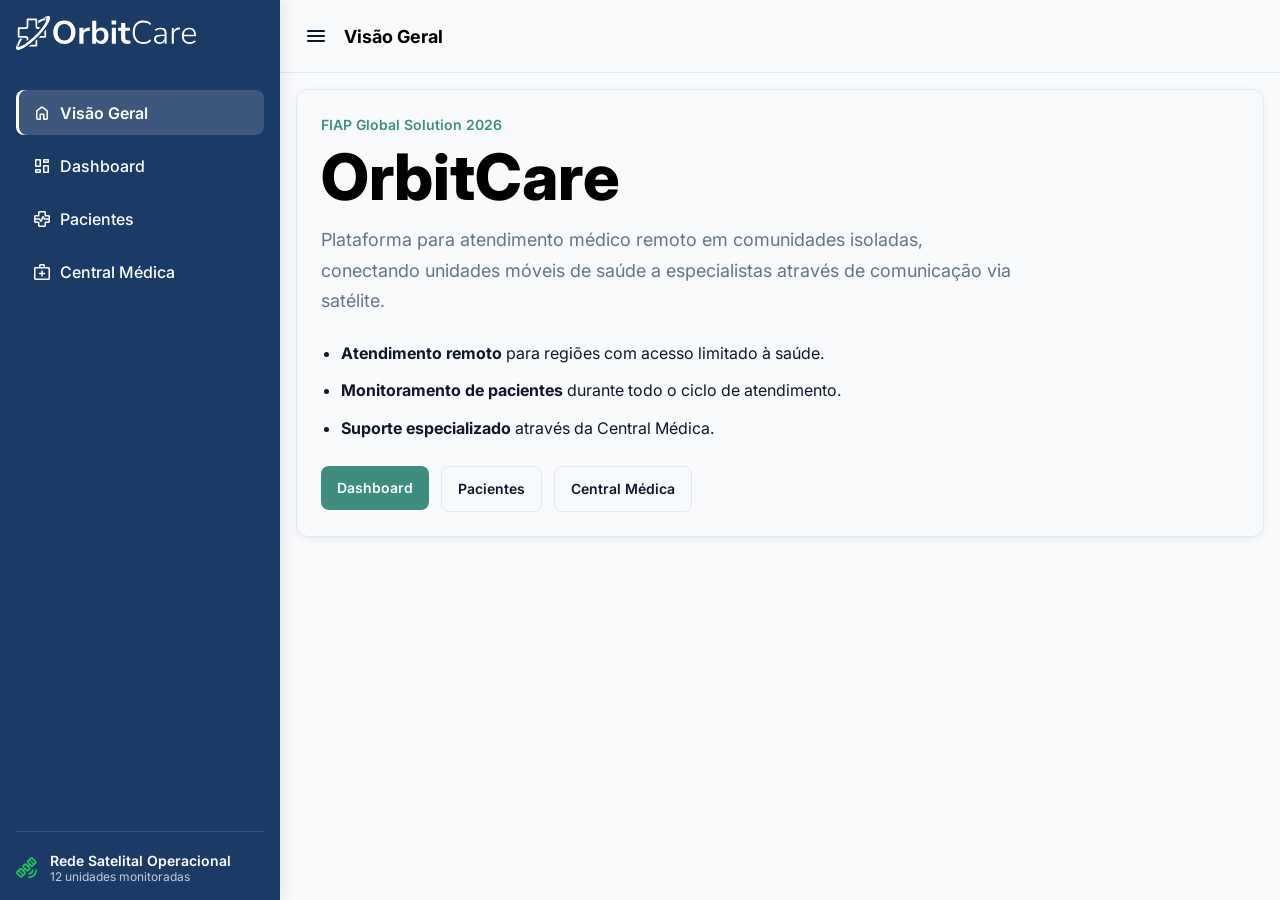
<file: index.html>
<!DOCTYPE html>
<html lang="pt-br">

<head>
    <meta charset="UTF-8">
    <meta name="viewport" content="width=device-width, initial-scale=1.0">
    <link rel="icon" type="image/png" href="/assets/favicon-back.png">
    <link rel="preconnect" href="https://fonts.googleapis.com">
    <link rel="preconnect" href="https://fonts.gstatic.com" crossorigin>
    <link
        href="https://fonts.googleapis.com/css2?family=Inter:ital,opsz,wght@0,14..32,100..900;1,14..32,100..900&display=swap"
        rel="stylesheet">
    <link rel="stylesheet" href="https://fonts.googleapis.com/css2?family=Material+Symbols+Rounded" />
    <link rel="stylesheet" href="/styles/style.css">
    <link rel="stylesheet" href="/styles/about.css">
    <title>OrbitCare</title>
</head>

<body>
    <!-- Sidebar -->
    <div class="sidebar">
        <div class="sidebar__logo">
            <img class="sidebar__logo-full" src="/assets/logotipo.svg" alt="Logotipo OrbitCare">
            <img class="sidebar__logo-icon" src="/assets/logo-icon.svg" alt="Logotipo OrbitCare">
        </div>

        <div class="sidebar__nav">
            <a href="/index.html" class="sidebar__item active" data-tooltip="Visão Geral">
                <span class="material-symbols-rounded">home</span>
                <span class="sidebar__item-label">Visão Geral</span>
            </a>
            <a href="/views/dashboard.html" class="sidebar__item" data-tooltip="Dashboard">
                <span class="material-symbols-rounded">dashboard</span>
                <span class="sidebar__item-label">Dashboard</span>
            </a>
            <a href="/views/patients.html" class="sidebar__item" data-tooltip="Pacientes">
                <span class="material-symbols-rounded">health_metrics</span>
                <span class="sidebar__item-label">Pacientes</span>
            </a>
            <a href="/views/medical-center.html" class="sidebar__item" data-tooltip="Central Médica">
                <span class="material-symbols-rounded">medical_services</span>
                <span class="sidebar__item-label">Central Médica</span>
            </a>
        </div>

        <div class="sidebar__footer">
            <div class="sidebar__status">
                <span class="material-symbols-rounded sidebar__status-icon">satellite_alt</span>
                <div class="sidebar__status-content">
                    <span class="sidebar__status-title">Rede Satelital Operacional</span>
                    <span class="sidebar__status-subtitle">12 unidades monitoradas</span>
                </div>
            </div>
        </div>
    </div>
    <div class="sidebar-backdrop"></div>

    <div class="about__content">
        <div class="toolbar">
            <div class="toolbar__col">
                <button class="toolbar__menu-btn" id="menuToggle">
                    <span class="material-symbols-rounded">menu</span>
                </button>
                <h3 class="toolbar__title">Visão Geral</h3>
            </div>
        </div>
        <div class="about__body">
            <div class="about__hero">
                <span class="about__eyebrow">FIAP Global Solution 2026</span>
                <h1 class="about__title">OrbitCare</h1>
                <p class="about__description">
                    Plataforma para atendimento médico remoto em comunidades isoladas,
                    conectando unidades móveis de saúde a especialistas através de
                    comunicação via satélite.
                </p>
                <ul class="about__features">
                    <li>
                        <strong>Atendimento remoto</strong>
                        para regiões com acesso limitado à saúde.
                    </li>
                    <li>
                        <strong>Monitoramento de pacientes</strong>
                        durante todo o ciclo de atendimento.
                    </li>
                    <li>
                        <strong>Suporte especializado</strong>
                        através da Central Médica.
                    </li>
                </ul>
                <div class="about__actions">
                    <a href="/views/dashboard.html" class="btn btn--primary">Dashboard</a>
                    <a href="/views/patients.html" class="btn btn--secondary">Pacientes</a>
                    <a href="/views/medical-center.html" class="btn btn--secondary">Central Médica</a>
                </div>
            </div>
        </div>
    </div>

    <script src="/js/sidebar.js"></script>
</body>

</html>
</file>
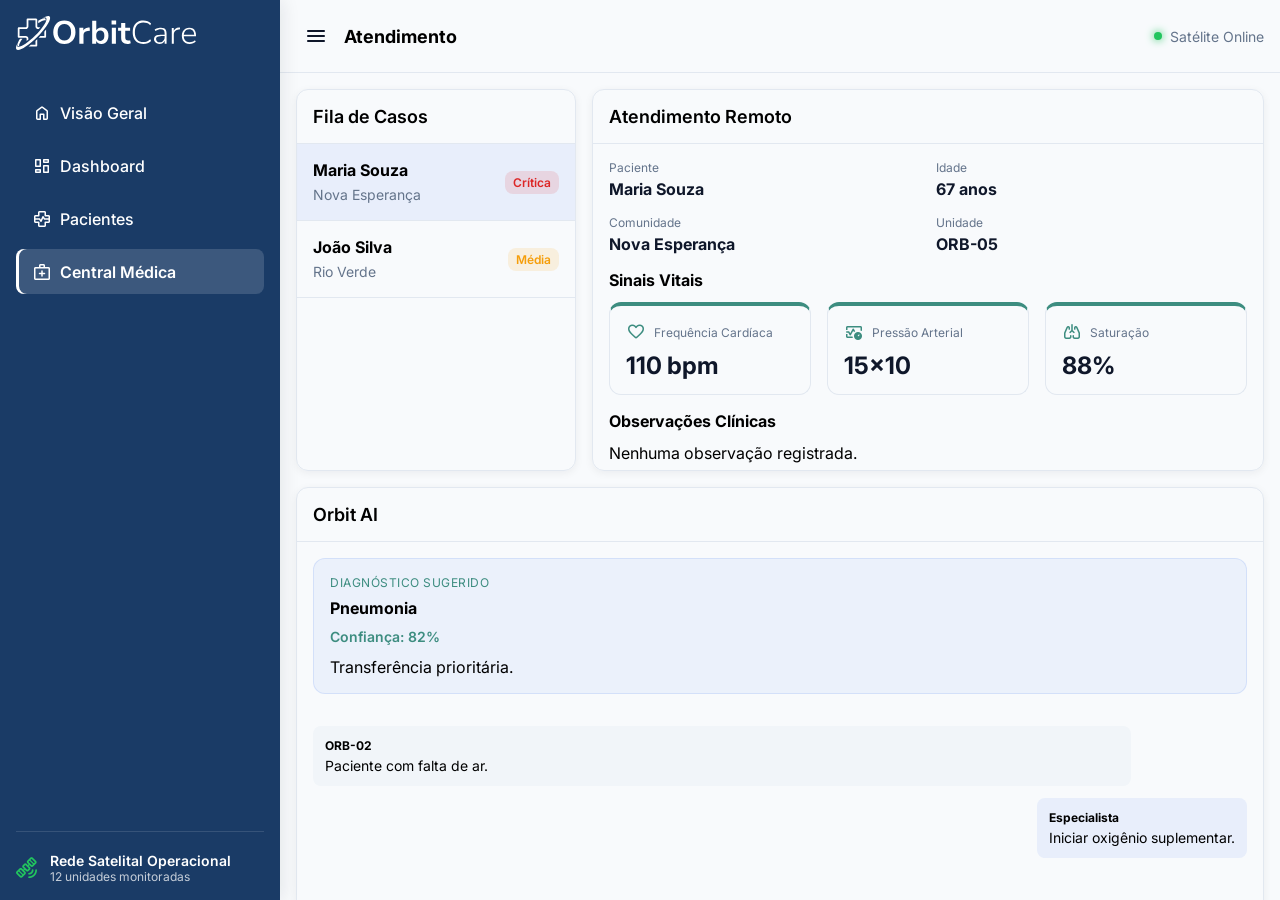
<file: views/medical-center.html>
<!doctype html>
<html lang="pt-br">

<head>
    <meta charset="UTF-8" />
    <meta name="viewport" content="width=device-width, initial-scale=1.0" />
    <link rel="icon" type="image/png" href="/assets/favicon-back.png">
    <link rel="preconnect" href="https://fonts.googleapis.com" />
    <link rel="preconnect" href="https://fonts.gstatic.com" crossorigin />
    <link
        href="https://fonts.googleapis.com/css2?family=Inter:ital,opsz,wght@0,14..32,100..900;1,14..32,100..900&display=swap"
        rel="stylesheet" />
    <link rel="stylesheet" href="https://fonts.googleapis.com/css2?family=Material+Symbols+Rounded" />
    <link rel="stylesheet" href="/styles/style.css" />
    <link rel="stylesheet" href="/styles/medical-center.css" />
    <title>OrbitCare</title>
</head>

<body>
    <!-- Sidebar -->
    <div class="sidebar">
        <div class="sidebar__logo">
            <img class="sidebar__logo-full" src="/assets/logotipo.svg" alt="Logotipo OrbitCare" />
            <img class="sidebar__logo-icon" src="/assets/logo-icon.svg" alt="Logotipo OrbitCare" />
        </div>

        <div class="sidebar__nav">
            <a href="/index.html" class="sidebar__item" data-tooltip="Visão Geral">
                <span class="material-symbols-rounded">home</span>
                <span class="sidebar__item-label">Visão Geral</span>
            </a>
            <a href="/views/dashboard.html" class="sidebar__item" data-tooltip="Dashboard">
                <span class="material-symbols-rounded">dashboard</span>
                <span class="sidebar__item-label">Dashboard</span>
            </a>
            <a href="/views/patients.html" class="sidebar__item" data-tooltip="Pacientes">
                <span class="material-symbols-rounded">health_metrics</span>
                <span class="sidebar__item-label">Pacientes</span>
            </a>
            <a href="/views/medical-center.html" class="sidebar__item active" data-tooltip="Central Médica">
                <span class="material-symbols-rounded">medical_services</span>
                <span class="sidebar__item-label">Central Médica</span>
            </a>
        </div>

        <div class="sidebar__footer">
            <div class="sidebar__status">
                <span class="material-symbols-rounded sidebar__status-icon">satellite_alt</span>
                <div class="sidebar__status-content">
                    <span class="sidebar__status-title">Rede Satelital Operacional</span>
                    <span class="sidebar__status-subtitle">12 unidades monitoradas</span>
                </div>
            </div>
        </div>
    </div>
    <div class="sidebar-backdrop"></div>

    <div class="medical-center__content">
        <div class="toolbar">
            <div class="toolbar__col">
                <button class="toolbar__menu-btn" id="menuToggle">
                    <span class="material-symbols-rounded">menu</span>
                </button>
                <h3 class="toolbar__title">Atendimento</h3>
            </div>
            <div class="toolbar__col">
                <span class="toolbar__time"></span>
                <span class="toolbar__sattelite">
                    <span class="toolbar__sattelite-dot"></span>
                    Satélite Online
                </span>
            </div>
        </div>

        <div class="medical-center__body">
            <!-- Fila -->
            <aside class="medical-center__queue">
                <div class="medical-center__panel-header">
                    <h3>Fila de Casos</h3>
                </div>

                <div id="casesList" class="medical-center__queue-list"></div>
            </aside>

            <!-- Atendimento -->
            <main class="medical-center__case-details">
                <div class="medical-center__panel-header">
                    <h3>Atendimento Remoto</h3>
                </div>

                <div class="medical-center__patient">
                    <div class="medical-center__patient-grid">
                        <div>
                            <span>Paciente</span>
                            <strong id="patientName"></strong>
                        </div>

                        <div>
                            <span>Idade</span>
                            <strong id="patientAge"></strong>
                        </div>

                        <div>
                            <span>Comunidade</span>
                            <strong id="patientCommunity"></strong>
                        </div>

                        <div>
                            <span>Unidade</span>
                            <strong id="patientUnit"></strong>
                        </div>
                    </div>
                </div>

                <div class="medical-center__section">
                    <h4>Sinais Vitais</h4>

                    <div class="medical-center__vitals">
                        <div class="medical-center__vital-card">
                            <div class="medical-center__vital-header">
                                <span class="material-symbols-rounded">favorite</span>
                                <span class="medical-center__vital-label">Frequência Cardíaca</span>
                            </div>
                            <strong id="heartRate" class="medical-center__vital-value"></strong>
                        </div>

                        <div class="medical-center__vital-card">
                            <div class="medical-center__vital-header">
                                <span class="material-symbols-rounded">blood_pressure</span>
                                <span class="medical-center__vital-label">Pressão Arterial</span>
                            </div>
                            <strong id="pressure" class="medical-center__vital-value"></strong>
                        </div>

                        <div class="medical-center__vital-card">
                            <div class="medical-center__vital-header">
                                <span class="material-symbols-rounded">pulmonology</span>
                                <span class="medical-center__vital-label">Saturação</span>
                            </div>
                            <strong id="spo2" class="medical-center__vital-value"></strong>
                        </div>
                    </div>
                </div>

                <div class="medical-center__section">
                    <h4>Observações Clínicas</h4>
                    <p id="patientNotes">Nenhuma observação registrada.</p>
                </div>
            </main>

            <!-- IA + Chat -->
            <aside class="medical-center__assistant">
                <div class="medical-center__panel-header">
                    <h3>Orbit AI</h3>
                </div>

                <div class="medical-center__ai-card">
                    <span class="medical-center__ai-label">Diagnóstico Sugerido</span>
                    <h4 id="aiDiagnosis"></h4>
                    <span id="aiConfidence" class="medical-center__ai-confidence"></span>
                    <p id="aiRecommendation"></p>
                </div>
                <div id="chatMessages" class="medical-center__chat"></div>
                <div class="medical-center__chat-input">
                    <input id="messageInput" type="text" placeholder="Enviar orientação..." />
                    <button id="sendMessageBtn" class="btn btn--primary">Enviar</button>
                </div>
            </aside>
        </div>
    </div>

    <script src="/js/helper.js"></script>
    <script src="/js/data.js"></script>
    <script src="/js/sidebar.js"></script>
    <script src="/js/medical-center.js"></script>
</body>

</html>
</file>
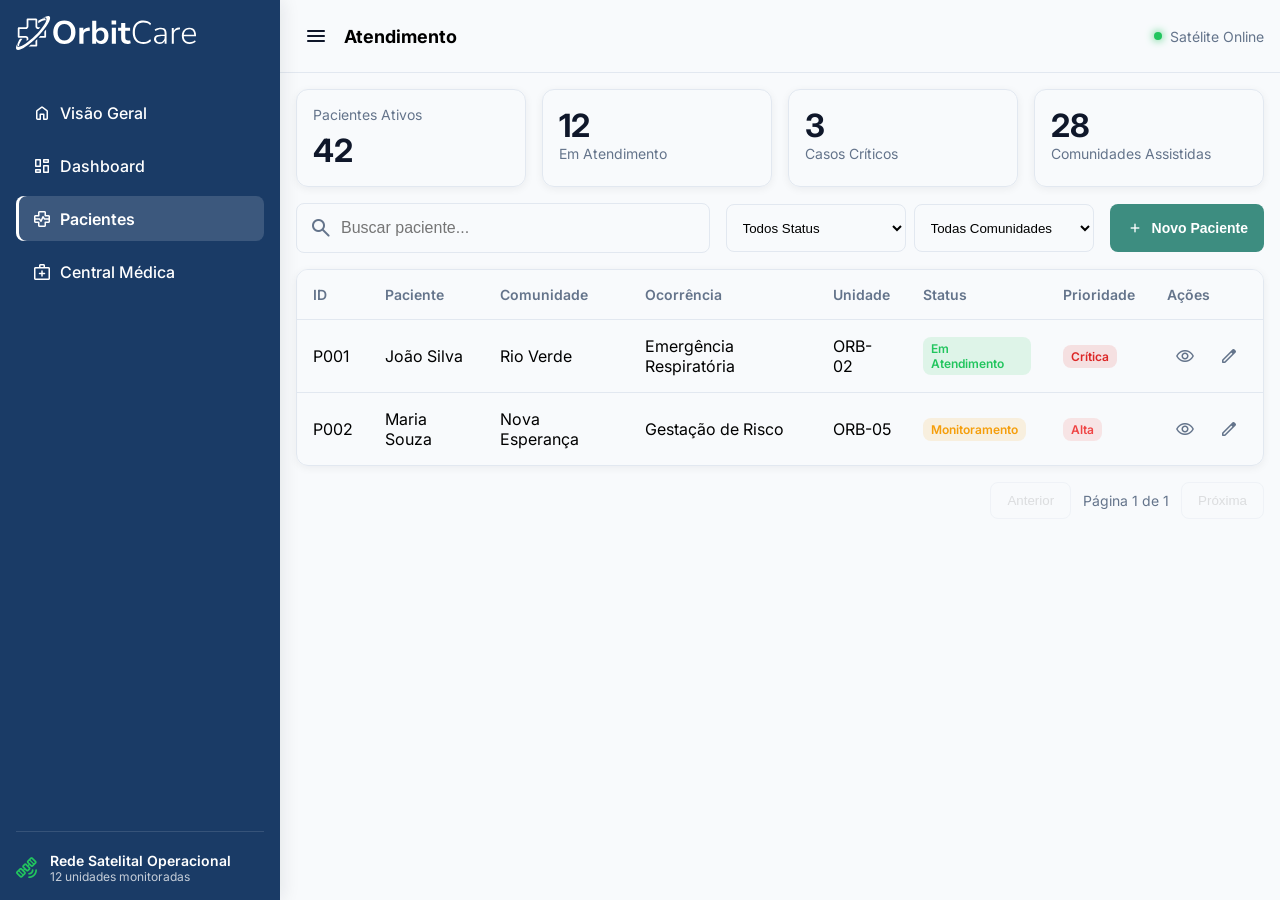
<file: views/patients.html>
<!DOCTYPE html>
<html lang="pt-br">

<head>
    <meta charset="UTF-8">
    <meta name="viewport" content="width=device-width, initial-scale=1.0">
    <link rel="icon" type="image/png" href="/assets/favicon-back.png">
    <link rel="preconnect" href="https://fonts.googleapis.com">
    <link rel="preconnect" href="https://fonts.gstatic.com" crossorigin>
    <link
        href="https://fonts.googleapis.com/css2?family=Inter:ital,opsz,wght@0,14..32,100..900;1,14..32,100..900&display=swap"
        rel="stylesheet">
    <link rel="stylesheet" href="https://fonts.googleapis.com/css2?family=Material+Symbols+Rounded" />
    <link rel="stylesheet" href="/styles/style.css">
    <link rel="stylesheet" href="/styles/patients.css">
    <link rel="stylesheet" href="/styles/modal.css">
    <title>OrbitCare</title>
</head>

<body>
    <!-- Sidebar -->
    <div class="sidebar">
        <div class="sidebar__logo">
            <img class="sidebar__logo-full" src="/assets/logotipo.svg" alt="Logotipo OrbitCare">
            <img class="sidebar__logo-icon" src="/assets/logo-icon.svg" alt="Logotipo OrbitCare">
        </div>

        <div class="sidebar__nav">
            <a href="/index.html" class="sidebar__item" data-tooltip="Visão Geral">
                <span class="material-symbols-rounded">home</span>
                <span class="sidebar__item-label">Visão Geral</span>
            </a>
            <a href="/views/dashboard.html" class="sidebar__item" data-tooltip="Dashboard">
                <span class="material-symbols-rounded">dashboard</span>
                <span class="sidebar__item-label">Dashboard</span>
            </a>
            <a href="/views/patients.html" class="sidebar__item active" data-tooltip="Pacientes">
                <span class="material-symbols-rounded">health_metrics</span>
                <span class="sidebar__item-label">Pacientes</span>
            </a>
            <a href="/views/medical-center.html" class="sidebar__item" data-tooltip="Central Médica">
                <span class="material-symbols-rounded">medical_services</span>
                <span class="sidebar__item-label">Central Médica</span>
            </a>
        </div>

        <div class="sidebar__footer">
            <div class="sidebar__status">
                <span class="material-symbols-rounded sidebar__status-icon">satellite_alt</span>
                <div class="sidebar__status-content">
                    <span class="sidebar__status-title">Rede Satelital Operacional</span>
                    <span class="sidebar__status-subtitle">12 unidades monitoradas</span>
                </div>
            </div>
        </div>
    </div>
    <div class="sidebar-backdrop"></div>

    <div class="patients__content">
        <div class="toolbar">
            <div class="toolbar__col">
                <button class="toolbar__menu-btn" id="menuToggle">
                    <span class="material-symbols-rounded">menu</span>
                </button>
                <h3 class="toolbar__title">Atendimento</h3>
            </div>
            <div class="toolbar__col">
                <span class="toolbar__time"></span>
                <span class="toolbar__sattelite">
                    <span class="toolbar__sattelite-dot"></span>
                    Satélite Online
                </span>
            </div>
        </div>

        <div class="patients__body">
            <!-- Resumo -->
            <div class="patients__summary">
                <div class="patients__summary-card">
                    <span class="patients__summary-label">Pacientes Ativos</span>
                    <h3 class="patients__summary-value">42</h3>
                </div>
                <div class="patients__summary-card">
                    <h3 class="patients__summary-value">12</h3>
                    <span class="patients__summary-label">Em Atendimento</span>
                </div>
                <div class="patients__summary-card">
                    <h3 class="patients__summary-value">3</h3>
                    <span class="patients__summary-label">Casos Críticos</span>
                </div>
                <div class="patients__summary-card">
                    <h3 class="patients__summary-value">28</h3>
                    <span class="patients__summary-label">Comunidades Assistidas</span>
                </div>
            </div>

            <!-- Ações -->
            <div class="patients__actions">
                <div class="patients__search">
                    <span class="material-symbols-rounded">search</span>
                    <input id="searchPatient" class="patients__search-input" type="text"
                        placeholder="Buscar paciente...">
                </div>

                <div class="patients__filters">
                    <select id="statusFilter" class="patients__filter">
                        <option value="">Todos Status</option>
                        <option value="Em Atendimento">Em Atendimento</option>
                        <option value="Monitoramento">Monitoramento</option>
                        <option value="Finalizado">Finalizado</option>
                    </select>
                    <select id="communityFilter" class="patients__filter">
                        <option value="">Todas Comunidades</option>
                    </select>
                </div>

                <button id="btnNewPatient" class="btn btn--primary">
                    <span class="material-symbols-rounded">add</span>
                    Novo Paciente
                </button>
            </div>

            <!-- Tabela -->
            <div class="patients__table-card">
                <table class="patients__table">
                    <thead>
                        <tr>
                            <th>ID</th>
                            <th>Paciente</th>
                            <th>Comunidade</th>
                            <th>Ocorrência</th>
                            <th>Unidade</th>
                            <th>Status</th>
                            <th>Prioridade</th>
                            <th>Ações</th>
                        </tr>
                    </thead>
                    <tbody id="patientsTableBody"></tbody>
                </table>
            </div>

            <!-- Paginação -->
            <div class="patients__pagination">
                <button id="prevPage" class="patients__pagination-button">Anterior</button>
                <span id="pageInfo" class="patients__pagination-info"></span>
                <button id="nextPage" class="patients__pagination-button">Próxima</button>
            </div>
        </div>
    </div>

    <!-- Modal -->
    <div id="patientModal" class="modal hidden">
        <div class="modal__overlay"></div>
        <div class="modal__content">
            <div class="modal__header">
                <div>
                    <h2 id="modalTitle">Paciente</h2>
                    <span id="modalSubtitle"></span>
                </div>
                <button class="modal__close">
                    <span class="material-symbols-rounded">close</span>
                </button>
            </div>

            <div class="modal__body">
                <section class="patient-section">
                    <div class="patient-status">
                        <span id="patientPriority" class="badge"></span>
                        <span id="patientStatus" class="badge"></span>
                    </div>
                </section>

                <section class="patient-section">
                    <h3>Dados Pessoais</h3>
                    <div class="patient-grid">
                        <div class="patient-field">
                            <label>Nome</label>
                            <div data-field="name"></div>
                        </div>
                        <div class="patient-field">
                            <label>Idade</label>
                            <div data-field="age"></div>
                        </div>
                        <div class="patient-field">
                            <label>Sexo</label>
                            <div data-field="gender"></div>
                        </div>
                    </div>
                </section>

                <section class="patient-section">
                    <h3>Atendimento</h3>
                    <div class="patient-grid">
                        <div class="patient-field">
                            <label>Comunidade</label>
                            <div data-field="community"></div>
                        </div>
                        <div class="patient-field">
                            <label>Ocorrência</label>
                            <div data-field="occurrence"></div>
                        </div>
                        <div class="patient-field">
                            <label>Unidade</label>
                            <div data-field="unit"></div>
                        </div>
                    </div>
                </section>

                <section class="patient-section">
                    <h3>Observações</h3>
                    <div data-field="notes"></div>
                </section>
            </div>

            <div class="modal__footer">
                <button id="cancelBtn" class="btn btn--secondary">Cancelar</button>
                <button id="saveBtn" class="btn btn--primary">Salvar</button>
            </div>
        </div>
    </div>

    <script src="/js/data.js"></script>
    <script src="/js/helper.js"></script>
    <script src="/js/sidebar.js"></script>
    <script src="/js/patient.js"></script>
</body>

</html>
</file>
<file: styles/style.css>
:root {
  --base-primary-700: #1A3B66;
  --base-primary-500: #3D8D80;
  --base-primary-300: #89D2AD;

  --base-gray-50: #F8FAFC;
  --base-gray-100: #F1F5F9;
  --base-gray-200: #E2E8F0;
  --base-gray-400: #94A3B8;
  --base-gray-500: #64748B;
  --base-gray-700: #334155;
  --base-gray-900: #0F172A;

  --base-white: #FFFFFF;

  --base-green-500: #22C55E;
  --base-amber-500: #F59E0B;

  --base-red-400: #EF4444;
  --base-red-500: #DC2626;

}

:root {
  /* Superfícies (backgrounds) */
  --color-bg-default: var(--base-gray-50);
  --color-bg-primary: var(--base-white);
  --color-bg-sidebar-primary: var(--base-primary-700);
  --color-bg-sidebar-secondary: var(--base-primary-500);

  --color-bg-card: var(--base-white);
  --color-bg-hover: var(--base-gray-100);

  /* Ação (botões, links, interações) */
  --color-action-primary: var(--base-primary-500);
  --color-action-primary-hover: var(--base-primary-700);

  --color-action-accent: var(--base-primary-300);

  --color-action-danger: var(--base-red-400);
  --color-action-danger-hover: var(--base-red-500);

  /* Textos */
  --color-text-primary: var(--base-gray-900);
  --color-text-secondary: var(--base-gray-500);
  --color-text-inverse: var(--base-white);
  --color-text-muted: var(--base-gray-400);

  --color-text-sidebar: var(--base-white);
  --color-text-sidebar-secondary: rgba(255, 255, 255, .75);

  /*  Feedbacks/Status */
  --color-status-primary: var(--base-gray-900);
  --color-status-success: var(--base-green-500);
  --color-status-warning: var(--base-amber-500);
  --color-status-danger: var(--base-red-400);
  --color-status-critic: var(--base-red-500);

  /* Icones */
  --color-icon-primary: var(--base-white);

  /* Bordas */
  --color-border-default: var(--base-gray-200);

  /* Shadows */
  --shadow-sm: 0 2px 8px rgba(15, 23, 42, 0.06);
  --shadow-md: 0 4px 16px rgba(15, 23, 42, 0.08);

  /* Borda arredondada */
  --radius-sm: 4px;
  --radius-md: 8px;
  --radius-lg: 12px;

  /* Espaçamento (4px grid) */
  --space-1: 4px;
  --space-2: 8px;
  --space-3: 12px;
  --space-4: 16px;
  --space-5: 20px;
  --space-6: 24px;
  --space-7: 32px;
  --space-8: 40px;

  /* Tipografia */
  --font-xs: 12px;
  --font-sm: 14px;
  --font-md: 16px;
  --font-lg: 18px;
  --font-xl: 20px;

  --line-height-sm: 1.2;
  --line-height-md: 1.4;
  --line-height-lg: 1.6;
}

* {
  margin: 0;
  padding: 0;
}

html,
body {
  width: 100%;
  font-family: "Inter", sans-serif;
}

body {
  display: flex;
  min-height: 100vh;
  background: var(--color-bg-default);
}

input,
select,
textarea {
  outline: none;
}

.u-border-bottom {
  border-bottom: 1px solid var(--color-border-default);
}

.u-padding-horizontal-bottom {
  padding: 0 0 var(--space-3);
}

.btn {
  display: inline-flex;
  align-items: center;
  justify-content: center;
  gap: var(--space-2);

  height: 44px;
  padding: 0 var(--space-4);
  border: none;
  border-radius: var(--radius-md);
  font-size: var(--font-sm);
  font-weight: 600;
  text-decoration: none;
  white-space: nowrap;
  cursor: pointer;
  transition: all .2s ease;
}

.btn:disabled {
  opacity: .5;
  cursor: not-allowed;
}

.btn .material-symbols-rounded {
  font-size: var(--font-lg);
}

.btn--primary {
  background: var(--color-action-primary);
  color: var(--color-text-inverse);
}

.btn--primary:hover {
  background: var(--color-action-primary-hover);
  transform: translateY(-1px);
}

.btn--primary:active {
  transform: translateY(0);
}

.btn--secondary {
  background: var(--color-surface-primary);
  color: var(--color-text-primary);

  border: 1px solid var(--color-border-default);
}

.btn--secondary:hover {
  background: var(--base-gray-50);
  border-color: var(--base-gray-300);
}

.sidebar {
  width: 280px;
  display: flex;
  flex-direction: column;
  gap: var(--space-4);
  justify-content: space-between;

  padding: var(--space-4);
  background-color: var(--color-bg-sidebar-primary);
  color: var(--color-text-primary);

  position: sticky;
  top: 0;
  box-sizing: border-box;
  box-shadow: 4px 0 16px rgba(15, 23, 42, 0.08);

  transition: width .3s ease;
  z-index: 2000;
}

.sidebar--collapsed {
  width: 80px;
}

.sidebar__item-label,
.sidebar__logo-full,
.sidebar__status-content {
  transition: all .2s ease;
}

.sidebar__logo {
  margin-bottom: var(--space-6);

  display: flex;
}

.sidebar--collapsed .sidebar__logo {
  justify-content: center;
}

.sidebar__logo-full {
  max-width: 180px;
  width: 100%;
  height: auto;
}

.sidebar__logo-icon {
  display: none;
}

.sidebar--collapsed .sidebar__logo-full {
  display: none;
}

.sidebar--collapsed .sidebar__logo-icon {
  display: block;
  width: 40px;
}

.sidebar__nav {
  flex: 1;

  display: flex;
  flex-direction: column;
  gap: var(--space-2);
}

.sidebar__item {
  min-height: 45px;
  border-radius: var(--radius-md);
  display: flex;
  flex-direction: row;
  align-items: center;
  justify-content: flex-start;
  padding: 12px 16px;
  gap: var(--space-2);

  text-decoration: none;
  color: var(--color-text-sidebar) !important;
  font-size: var(--font-md);
  font-weight: 500;

  box-sizing: border-box;

  transition:
    background-color .2s ease,
    transform .2s ease;
}

.sidebar__item:hover {
  background-color: rgba(255, 255, 255, .10);
  transform: translateX(1px);
}

.sidebar__item.active {
  background: rgba(255, 255, 255, .15);
  font-weight: 600;

  box-shadow:
    inset 3px 0 0 var(--base-white);
}

.sidebar--collapsed .sidebar__item {
  justify-content: center;
  padding: 8px 12px;
  position: relative;
  gap: 0;
}

.sidebar--collapsed .sidebar__item::after {
  content: attr(data-tooltip);
  position: absolute;
  left: 65px;
  top: 50%;
  transform: translateY(-50%);
  background: var(--base-gray-900);
  color: white;
  padding: var(--space-2) var(--space-3);
  border-radius: var(--radius-md);
  font-size: 13px;
  white-space: nowrap;
  opacity: 0;
  pointer-events: none;
  transition: opacity .2s ease;
  z-index: 1002;
}

.sidebar--collapsed .sidebar__item:hover::after {
  opacity: 1;
}

.sidebar__item .material-symbols-rounded {
  font-size: var(--font-xl);
}

.sidebar__item-label {
  transition: opacity .2s ease;
}

.sidebar--collapsed .sidebar__item-label {
  opacity: 0;
  width: 0;
  overflow: hidden;
}

.sidebar__footer {
  padding-top: var(--space-5);
  border-top: 1px solid rgba(255, 255, 255, .12);
}

.sidebar__status {
  display: flex;
  align-items: center;
  gap: var(--space-3);
}

.sidebar--collapsed .sidebar__status {
  justify-content: center;
}

.sidebar__status-icon {
  color: var(--color-status-success);
  font-size: 22px;
}

.sidebar__status-content {
  display: flex;
  flex-direction: column;
}

.sidebar--collapsed .sidebar__status-content {
  display: none;
}

.sidebar__status-title {
  color: var(--color-text-sidebar);
  font-size: var(--font-sm);
  font-weight: 600;
}

.sidebar__status-subtitle {
  color: var(--color-text-sidebar-secondary);
  font-size: var(--font-xs);
}

.sidebar-backdrop {
  position: fixed;
  inset: 0;
  background: rgba(0, 0, 0, .4);
  opacity: 0;
  visibility: hidden;
  transition: .3s;

  z-index: 2001;
}

.sidebar-backdrop--active {
  opacity: 1;
  visibility: visible;
}

/* Toolbar */
.toolbar {
  position: sticky;
  top: 0;
  z-index: 1000;

  display: flex;
  justify-content: space-between;
  align-items: center;

  padding: var(--space-4);
  border-bottom: 1px solid var(--color-border-default);
  background-color: var(--color-bg-default);
}

.toolbar__col {
  display: flex;
  align-items: center;
  gap: var(--space-2);
}

.toolbar__title {
  font-size: var(--font-lg);
}

.toolbar__menu-btn {
  display: flex;
  align-items: center;
  justify-content: center;
  background-color: transparent;

  width: 40px;
  height: 40px;

  border: none;
  border-radius: var(--radius-md);
  color: var(--color-text-primary);

  cursor: pointer;
}

.toolbar__menu-btn:hover {
  background: rgba(0, 0, 0, 0.041);
}

.toolbar__sattelite {
  display: flex;
  align-items: center;
  gap: var(--space-2);

  font-size: var(--font-sm);
  color: var(--color-text-secondary);
}

.toolbar__sattelite-dot {
  width: 8px;
  height: 8px;

  border-radius: 50%;
  background: var(--color-status-success);
  box-shadow: 0 0 8px var(--color-status-success);
}

.leaflet-popup-content-wrapper {
  border-radius: var(--radius-lg);
  box-shadow: var(--shadow-md);

  padding: var(--space-1);
}

.leaflet-popup-content {
  margin: var(--space-4);
}

.leaflet-popup-tip {
  box-shadow: none;
}

/* Badge */
.badge {
  display: inline-flex;
  align-items: center;
  padding: var(--space-1) var(--space-2);
  border-radius: var(--radius-md);
  font-size: var(--font-xs);
  font-weight: 600;
}

.badge--success {
  background: rgba(34, 197, 94, .12);
  color: var(--color-status-success);
}

.badge--warning {
  background: rgba(245, 158, 11, .12);
  color: var(--color-status-warning);
}

.badge--danger {
  background: rgba(239, 68, 68, .12);
  color: var(--color-status-danger);
}

.badge--critic {
  background: rgba(220, 38, 38, .12);
  color: var(--color-status-critic);
}

.badge--neutral {
  background: rgba(100, 116, 139, .12);
  color: var(--color-text-secondary);
}

@media screen and (max-width: 1024px) {
  body {
    grid-template-columns: 80px 1fr;
  }
}

@media screen and (max-width: 768px) {
  .sidebar {
    position: fixed;
    left: -280px;
    top: 0;
    width: 280px;
    height: 100vh;
    z-index: 2002;
    transition: left .3s ease;
  }

  .sidebar--opened {
    left: 0;
  }

  .toolbar__time {
    display: none;
  }

  .toolbar__title {
    font-size: var(--font-md);
  }

  .toolbar__sattelite {
    font-size: var(--font-xs);
  }
}
</file>
<file: styles/about.css>
.about__content {
  flex: 1;
  background: var(--color-bg-default);
  display: flex;
  flex-direction: column;

  height: 100vh;
  overflow-y: auto;
  box-sizing: border-box;
}

.about__body {
  padding: var(--space-4);
}

.about__hero {
  padding: var(--space-6);
  background: var(--color-surface-primary);
  border: 1px solid var(--color-border-default);
  border-radius: var(--radius-lg);

  box-shadow: var(--shadow-sm);
}

.about__eyebrow {
  display: inline-flex;
  align-items: center;
  margin-bottom: var(--space-3);
  color: var(--color-action-primary);
  font-size: var(--font-sm);
  font-weight: 600;
}

.about__title {
  margin-bottom: var(--space-4);

  font-size: 64px;
  font-weight: 800;
  line-height: 1;
}

.about__description {
  max-width: 700px;
  margin-bottom: var(--space-6);
  font-size: var(--font-lg);
  line-height: 1.7;
  color: var(--color-text-secondary);
}

.about__features {
  display: flex;
  flex-direction: column;
  gap: var(--space-3);

  margin-bottom: var(--space-6);
  padding-left: 20px;
}

.about__features li {
  color: var(--color-text-primary);
  line-height: 1.6;
}

.about__actions {
  display: flex;
  gap: var(--space-3);
}

.about__highlight {
  display: flex;
  flex-direction: column;
  gap: var(--space-4);
}

.about__highlight-card {
  padding: var(--space-4);
  background: var(--base-gray-50);
  border: 1px solid var(--color-border-default);
  border-radius: var(--radius-lg);
}

.about__highlight-card .material-symbols-rounded {
  margin-bottom: var(--space-3);
  font-size: 36px;
  color: var(--color-action-primary);
}

.about__highlight-card h3 {
  margin-bottom: var(--space-2);
  font-size: var(--font-lg);
}

.about__highlight-card p {
  color: var(--color-text-secondary);
  line-height: 1.6;
}

@media screen and (max-width: 1024px) {
  .about__hero {
    grid-template-columns: 1fr;
  }

  .about__title {
    font-size: 48px;
  }
}

@media screen and (max-width: 768px) {
  .about__actions {
    flex-direction: column;
  }

  .about__title {
    font-size: 40px;
  }

  .about__description {
    font-size: var(--font-md);
  }
}
</file>
<file: styles/medical-center.css>
.medical-center__content {
  flex: 1;
  background: var(--color-bg-default);
  display: flex;
  flex-direction: column;

  height: 100vh;
  overflow-y: auto;
  box-sizing: border-box;
}

.medical-center__body {
  display: grid;
  grid-template-columns: 320px 1fr 380px;
  gap: var(--space-4);
  padding: var(--space-4);

  height: 100%;
}

/* Painéis */
.medical-center__queue,
.medical-center__case-details,
.medical-center__assistant {
  display: flex;
  flex-direction: column;

  background: var(--color-surface-primary);
  border: 1px solid var(--color-border-default);
  border-radius: var(--radius-lg);

  box-shadow: var(--shadow-sm);
}

/* Header */
.medical-center__panel-header {
  padding: var(--space-4);

  border-bottom: 1px solid var(--color-border-default);
}

.medical-center__panel-header h3 {
  margin: 0;

  font-size: var(--font-lg);
  font-weight: 600;
}

/* Filas */
.medical-center__queue-list {
  display: flex;
  flex-direction: column;
}

.medical-center__case {
  display: flex;
  align-items: center;
  justify-content: space-between;

  padding: var(--space-4);
  border-bottom: 1px solid var(--color-border-default);

  cursor: pointer;
  transition: 0.2s;
}

.medical-center__case:hover {
  background: rgba(37, 99, 235, 0.04);
}

.medical-center__case--active {
  background: rgba(37, 99, 235, 0.08);
}

.medical-center__case-title {
  margin: 0 0 var(--space-1);
  font-size: var(--font-md);
}

.medical-center__case-community {
  font-size: var(--font-sm);
  color: var(--color-text-secondary);
}

/* Pacientes */
.medical-center__case-details {
  overflow-y: auto;
  min-width: 0;
}

.medical-center__patient {
  padding: var(--space-4);
}

.medical-center__patient-grid {
  display: grid;
  grid-template-columns: repeat(2, 1fr);
  gap: var(--space-4);
}

.medical-center__patient-grid span {
  display: block;
  margin-bottom: var(--space-1);

  font-size: var(--font-xs);
  color: var(--color-text-secondary);
}

.medical-center__patient-grid strong {
  font-size: var(--font-md);
  color: var(--color-text-primary);
}

/* Seções */
.medical-center__section {
  padding: 0 var(--space-4) var(--space-4);
}

.medical-center__section h4 {
  margin-bottom: var(--space-3);
}

/* Vitais */
.medical-center__vitals {
  display: grid;
  grid-template-columns: repeat(3, minmax(0, 1fr));
  gap: var(--space-4);

  margin-top: var(--space-2);
}

.medical-center__vital-card {
  display: flex;
  flex-direction: column;
  gap: var(--space-3);
  padding: var(--space-4);
  background: var(--color-surface-primary);

  border: 1px solid var(--color-border-default);
  border-top: 4px solid var(--color-action-primary);
  border-radius: var(--radius-lg);

  transition: 0.2s;
}

.medical-center__vital-card:hover {
  transform: translateY(-2px);
  box-shadow: var(--shadow-md);
}

.medical-center__vital-header {
  display: flex;
  align-items: center;
  gap: var(--space-2);
}

.medical-center__vital-header .material-symbols-rounded {
  font-size: var(--font-xl);
  color: var(--color-action-primary);
}

.medical-center__vital-label {
  font-size: var(--font-xs);
  color: var(--color-text-secondary);
}

.medical-center__vital-value {
  font-size: 24px;
  font-weight: 700;
  line-height: 1;
  color: var(--color-text-primary);
}

/* IA */
.medical-center__assistant {
  overflow: hidden;
}

.medical-center__ai-card {
  margin: var(--space-4);
  padding: var(--space-4);

  border-radius: var(--radius-lg);

  background: rgba(37, 99, 235, 0.06);
  border: 1px solid rgba(37, 99, 235, 0.12);
}

.medical-center__ai-label {
  display: block;

  margin-bottom: var(--space-2);

  font-size: var(--font-xs);
  text-transform: uppercase;
  letter-spacing: 0.5px;

  color: var(--color-action-primary);
}

.medical-center__ai-card h4 {
  margin: 0 0 var(--space-2);
}

.medical-center__ai-confidence {
  display: inline-block;

  margin-bottom: var(--space-3);
  font-size: var(--font-sm);
  font-weight: 600;
  color: var(--color-action-primary);
}

/*  Chat */
.medical-center__chat {
  flex: 1;
  display: flex;
  flex-direction: column;
  gap: var(--space-3);
  padding: var(--space-4);
  overflow-y: auto;
}

.medical-center__message {
  max-width: 85%;
  padding: var(--space-3);
  border-radius: var(--radius-md);
  background: var(--base-gray-100);
}

.medical-center__message strong {
  display: block;
  margin-bottom: var(--space-1);
  font-size: var(--font-xs);
}

.medical-center__message p {
  margin: 0;
  font-size: var(--font-sm);
}

.medical-center__message--doctor {
  align-self: flex-end;
  background: rgba(37, 99, 235, 0.08);
}

.medical-center__chat-input {
  display: flex;
  gap: var(--space-2);
  padding: var(--space-4);

  border-top: 1px solid var(--color-border-default);
}

.medical-center__chat-input input {
  flex: 1;
  height: 44px;
  min-height: 44px;
  padding: 0 var(--space-3);
  border: 1px solid var(--color-border-default);
  border-radius: var(--radius-md);
  font-size: var(--font-sm);
}

@media screen and (max-width: 1280px) {
  .medical-center__body {
    grid-template-columns: 280px 1fr;
  }

  .medical-center__assistant {
    grid-column: 1 / -1;
    min-height: 500px;
  }
}

@media screen and (max-width: 768px) {
  .medical-center__body {
    display: flex;
    flex-direction: column;
    height: auto;
  }

  .medical-center__queue,
  .medical-center__case-details,
  .medical-center__assistant {
    min-height: auto;
    overflow: visible;
  }

  .medical-center__patient-grid {
    grid-template-columns: 1fr;
  }

  .medical-center__vitals {
    grid-template-columns: 1fr;
  }

  .medical-center__chat {
    max-height: 300px;
    min-height: 300px;
  }

  .medical-center__chat-input {
    flex-direction: column;
  }

  .medical-center__chat-input input,
  .medical-center__chat-input .btn {
    width: 100%;
    box-sizing: border-box;
  }
}
</file>
<file: styles/patients.css>
.patients__content {
    flex: 1;
    display: flex;
    flex-direction: column;

    height: 100vh;
    overflow-y: auto;

    background: var(--color-bg-default);
    box-sizing: border-box;
}

.patients__body {
    display: flex;
    flex-direction: column;
    gap: var(--space-4);

    padding: var(--space-4);
}

/* Summary */
.patients__summary {
    display: grid;
    grid-template-columns: repeat(4, 1fr);
    gap: var(--space-4);
}

.patients__summary-card {
    padding: var(--space-4);

    background: var(--color-surface-primary);
    border: 1px solid var(--color-border-default);
    border-radius: var(--radius-lg);

    box-shadow: var(--shadow-sm);
}

.patients__summary-label {
    display: block;

    margin-bottom: var(--space-2);

    font-size: var(--font-sm);
    color: var(--color-text-secondary);
}

.patients__summary-value {
    margin: 0;

    font-size: 32px;
    font-weight: 700;

    color: var(--color-text-primary);
}

/* Actions */
.patients__actions {
    display: flex;
    align-items: center;
    justify-content: space-between;
    gap: var(--space-4);
}

.patients__search {
    flex: 1;

    display: flex;
    align-items: center;
    gap: var(--space-2);

    height: 48px;
    padding: 0 var(--space-3);

    background: var(--color-surface-primary);
    border: 1px solid var(--color-border-default);
    border-radius: var(--radius-md);
}

.patients__search-input {
    flex: 1;

    border: none;
    outline: none;

    background: transparent;

    font-size: var(--font-md);
}

.patients__search .material-symbols-rounded {
    color: var(--color-text-secondary);
}

.patients__filters {
    display: flex;
    gap: var(--space-2);
}

.patients__filter {
    min-width: 180px;
    height: 48px;

    padding: 0 var(--space-3);

    border: 1px solid var(--color-border-default);
    border-radius: var(--radius-md);

    background: var(--color-surface-primary);
}

.patients__actions .btn {
    display: inline-flex;
    align-items: center;
    justify-content: center;
    gap: var(--space-2);

    height: 48px;
    padding: 0 var(--space-4);

    border: none;
    border-radius: var(--radius-md);
    background: var(--color-action-primary);
    color: var(--color-text-inverse);
    font-weight: 600;
    font-size: var(--font-sm);
    cursor: pointer;
    transition:
        background .2s ease,
        transform .2s ease,
        box-shadow .2s ease;
}

.patients__actions .btn:hover {
    background: var(--color-action-primary-hover);
    box-shadow: 0 4px 12px rgba(37, 99, 235, .25);
}

.patients__actions .btn:active {
    transform: scale(.98);
}

.patients__actions .btn .material-symbols-rounded {
    font-size: var(--font-lg);
}

/* Table */
.patients__table-card {
    overflow: hidden;

    background: var(--color-surface-primary);

    border: 1px solid var(--color-border-default);
    border-radius: var(--radius-lg);

    box-shadow: var(--shadow-sm);
}

.patients__table {
    width: 100%;
    border-collapse: collapse;
}

.patients__table th {
    padding: var(--space-4);

    text-align: left;
    font-size: var(--font-sm);
    font-weight: 600;

    color: var(--color-text-secondary);
    background: var(--base-gray-50);
}

.patients__table td {
    padding: var(--space-4);
    border-top: 1px solid var(--color-border-default);
}

.patients__table tbody tr {
    transition: .2s;
}

.patients__table tbody tr:hover {
    background: rgba(37, 99, 235, .03);
}

/* Table Actions */
.patients__actions-group {
    display: flex;
    align-items: center;
    gap: var(--space-2);
}

.patients__action-btn {
    display: flex;
    align-items: center;
    justify-content: center;
    width: 36px;
    height: 36px;
    border: none;
    border-radius: var(--radius-md);
    background: transparent;
    cursor: pointer;
    transition: all .2s ease;
}

.patients__action-btn .material-symbols-rounded {
    font-size: 20px;
    color: var(--color-text-secondary);
}

.patients__action-btn:hover {
    background: var(--base-gray-100);
}

.patients__action-btn--view:hover {
    background: rgba(37, 99, 235, .08);
}

.patients__action-btn--edit:hover {
    background: rgba(34, 197, 94, .08);
}

.patients__action-btn:hover .material-symbols-rounded {
    color: var(--color-action-primary);
}

/* Pagination */
.patients__pagination {
    display: flex;
    align-items: center;
    justify-content: flex-end;
    gap: var(--space-3);
}

.patients__pagination-button {
    padding: 10px 16px;

    border: 1px solid var(--color-border-default);
    border-radius: var(--radius-md);

    background: var(--color-surface-primary);

    cursor: pointer;
}

.patients__pagination-button:disabled {
    opacity: .4;
    cursor: not-allowed;
}

.patients__pagination-info {
    color: var(--color-text-secondary);
    font-size: var(--font-sm);
}

@media screen and (max-width: 1024px) {
    .patients__summary {
        grid-template-columns: repeat(2, 1fr);
    }

    .patients__actions {
        flex-wrap: wrap;
    }

    .patients__search {
        width: 100%;
        flex-basis: 100%;
    }

    .patients__filters {
        flex: 1;
    }

    .patients__filter {
        flex: 1;
        min-width: 0;
    }
}

@media screen and (max-width: 768px) {

    .patients__body {
        padding: var(--space-3);
    }

    .patients__summary {
        grid-template-columns: 1fr;
    }

    .patients__actions {
        display: flex;
        flex-wrap: wrap;
        gap: var(--space-3);
    }

    .patients__search {
        flex: 1 1 100%;
    }

    .patients__filters {
        flex: 1 1 100%;
    }

    .patients__actions .btn {
        flex: 1 1 100%;
    }

    .patients__table-card {
        overflow-x: auto;
        -webkit-overflow-scrolling: touch;
    }

    .patients__table {
        min-width: 900px;
    }

    .patients__pagination {
        justify-content: center;
        flex-wrap: wrap;
    }
}

@media screen and (max-width: 480px) {
    .patients__summary-card {
        padding: var(--space-3);
    }

    .patients__summary-value {
        font-size: 24px;
    }

    .patients__pagination {
        gap: var(--space-2);
    }

    .patients__pagination-button {
        flex: 1;
    }
}
</file>
<file: styles/modal.css>
.modal {
    position: fixed;
    inset: 0;

    display: flex;
    align-items: center;
    justify-content: center;

    z-index: 5000;
}

.modal.hidden {
    display: none;
}

.modal__overlay {
    position: absolute;
    inset: 0;

    background: rgba(15, 23, 42, .5);
    backdrop-filter: blur(4px);
}

.modal__content {
    position: relative;
    width: min(900px, 90vw);
    max-height: 90vh;
    display: flex;
    flex-direction: column;
    background: var(--color-bg-primary);
    border-radius: var(--radius-md);
    box-shadow: 0 20px 60px rgba(0, 0, 0, .15);
    overflow: hidden;
    z-index: 1;
}

.modal__header {
    display: flex;
    align-items: center;
    justify-content: space-between;

    padding: var(--space-4);
    border-bottom: 1px solid var(--color-border-default);
}

.modal__header h2 {
    margin: 0;

    font-size: var(--font-xl);
    font-weight: 700;
    color: var(--color-text-primary);
}

#modalSubtitle {
    display: block;

    margin-top: var(--space-1);
    color: var(--color-text-secondary);
    font-size: var(--font-sm);
}

.modal__close {
    display: flex;
    align-items: center;
    justify-content: center;

    width: 40px;
    height: 40px;

    border: none;
    border-radius: 50%;
    background: transparent;
    cursor: pointer;
    transition: .2s;
}

.modal__close:hover {
    background: var(--base-gray-100);
}

.modal__body {
    flex: 1;
    display: flex;
    flex-direction: column;
    gap: var(--space-3);
    padding: var(--space-4);
    overflow-y: auto;
}

.patient-status {
    display: flex;
    gap: var(--space-2);
}

.patient-section {
    display: flex;
    flex-direction: column;
    gap: var(--space-4);
}

.patient-section h3 {
    margin: 0;

    font-size: var(--font-lg);
    font-weight: 600;

    color: var(--color-text-primary);
}

.patient-grid {
    display: grid;
    grid-template-columns: repeat(3, 1fr);
    gap: var(--space-4);
}

.patient-field {
    display: flex;
    flex-direction: column;
    gap: var(--space-2);
}

.patient-field label {
    font-size: var(--font-sm);
    font-weight: 600;

    color: var(--color-text-secondary);
}

.field-value {
    display: flex;
    align-items: center;
    min-height: 44px;
    padding: 0 var(--space-3);
    border-radius: var(--radius-md);
    background: var(--base-gray-50);
    color: var(--color-text-primary);
}

.field-input {
    width: 100%;
    height: 44px;
    padding: 0 var(--space-2);
    border: 1px solid var(--color-border-default);
    border-radius: var(--radius-md);
    background: var(--color-surface-primary);
    font-size: var(--font-md);
    box-sizing: border-box;
}

.field-input:focus {
    outline: none;
    border-color: var(--color-action-primary);
}

.field-textarea {
    width: 100%;
    min-height: 120px;

    padding: var(--space-2);
    border: 1px solid var(--color-border-default);
    border-radius: var(--radius-md);
    resize: vertical;

    font-family: inherit;
    font-size: var(--font-md);
    box-sizing: border-box;
}

.field-textarea:focus {
    outline: none;
    border-color: var(--color-action-primary);
}

.modal__footer {
    display: flex;
    justify-content: flex-end;
    gap: var(--space-3);

    padding: var(--space-5);

    border-top: 1px solid var(--color-border-default);
}

@media screen and (max-width: 768px) {
    .modal__content {
        width: 100vw;
        height: 100vh;
        max-height: none;
        border-radius: 0;
    }

    .patient-grid {
        grid-template-columns: 1fr;
    }

    .modal__footer {
        flex-direction: column-reverse;
    }

    .modal__footer .btn {
        width: 100%;
    }
}
</file>
